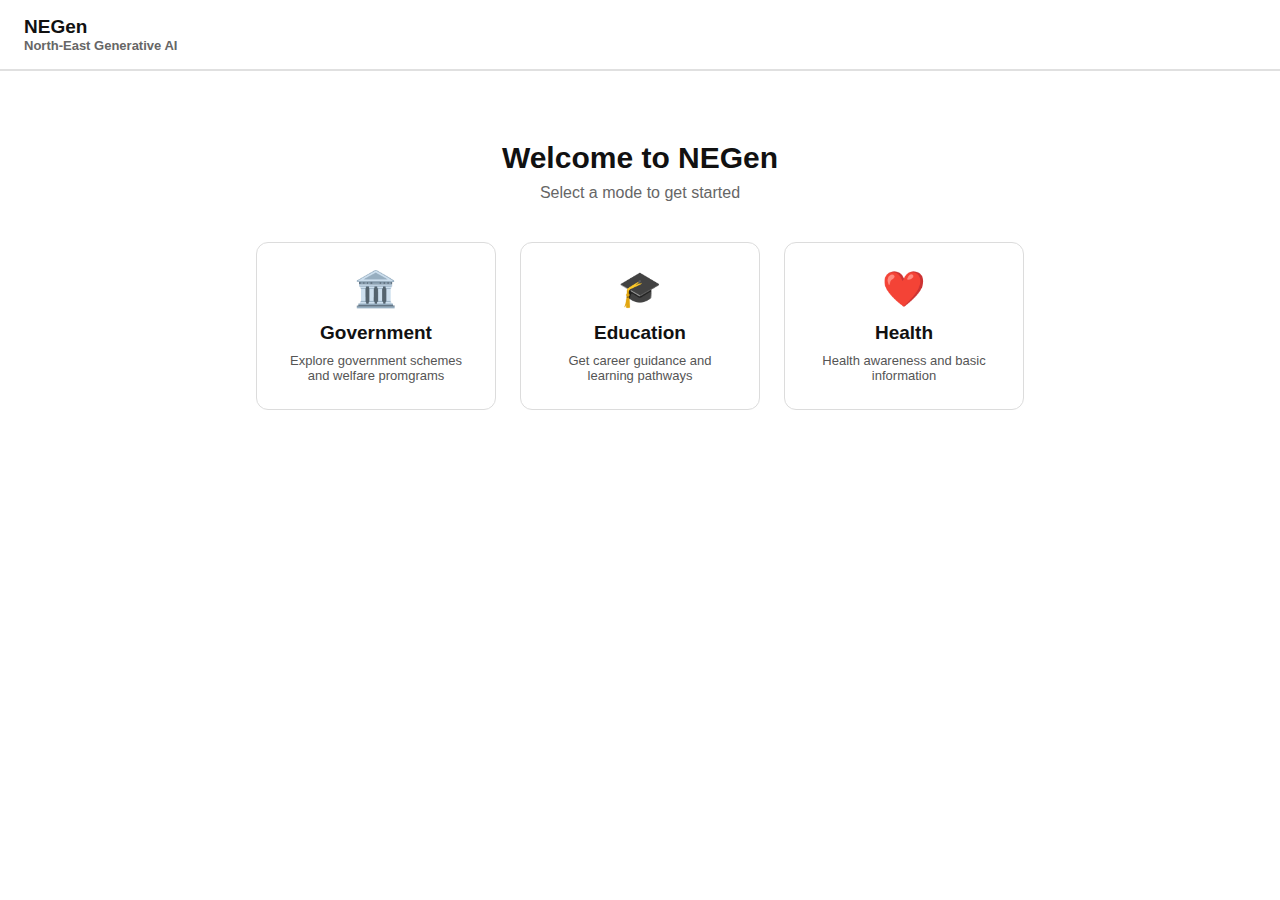
<file: frontend/negen-frontend/index.html>
<!DOCTYPE html>
<html lang="en">
<head>
    <meta charset="UTF-8">
    <meta name="viewport" content="width=device-width, initial-scale=1.0">
    <title>NEGen</title>
    <link rel="stylesheet" href="css/style.css">
</head>
<body>
    
    <header class="top-header">
        <div class="site-name">NEGen</div>
        <h5 class="gen">North-East Generative AI</h5>
    </header>

    <main>
        <section id="homeSection">
        <section class="welcome-section">
            <h1>Welcome to NEGen</h1>
            <p>Select a mode to get started</p>
        </section>

        <section class="modes-section">
            <div class="mode-card" id="governmentCard">
               <div class="icon">🏛️</div>
               <h3>Government</h3>
               <p>Explore government schemes and welfare promgrams</p>
            </div>
            
            <div class="mode-card" id="educationCard">
                <div class="icon">🎓</div>
                <h3>Education</h3>
                <p>Get career guidance and learning pathways</p>
            </div>

            <div class="mode-card" id="healthCard">
                <div class="icon">❤️</div>
                <h3>Health</h3>
                <p>Health awareness and basic information</p>
            </div>
        </section>
        </section>

        <section id="governmentSection" class="hidden">
            <div class="back-wrapper">
            <button id="backButton">⬅️ Back to modes</button> 
            </div>
            <h2>Government Schemes</h2>

            <div class="form-box">
                <lable for="stateSelect">Select State</lable>
                <select id="stateSelect">
                <option value="" selected disabled>--Select State--</option>
                <option value="meghalaya">Meghalaya</option>
                <option value="assam">Assam</option>
                </select>

                <div id="schemesContainer" class="hidden"></div>
            </div>
        </section>

        <section id="educationSection" class="hidden">
            <div class="back-wrapper">
                <button id="backEducation">⬅️ Back to modes</button>
            </div>

            <h2>Education Program</h2>

            <div class="form-box">
                <label for="eduStateSelect">Select State</label>

                <select id="eduStateSelect">
                    <option value="" selected disabled>--Select State</option>
                    <option value="meghalaya">Meghalaya</option>
                    <option value="assam">Assam</option>
                </select>
                    <div id="eduSchemesContainer" class="hidden"></div>
            </div>
        </section>

        <section id="healthSection" class="hidden">
            <div class="back-wrapper">
                <button id="backHealth">⬅️ Back to modes</button>
            </div>

            <h2>Health Updates</h2>

            <div class="form-box">
                <label for="healthStateSelect">Select State</label>

                <select id="healthStateSelect">
                    <option value="" selected disabled>--Select State</option>
                    <option value="meghalaya">Meghalaya</option>
                    <option value="assam">Assam</option>
                </select>
                    <div id="healthSchemesContainer" class="hidden"></div>
            </div>
        </section>


    </main>
    <script src="js/app.js"></script>
</body>
</html>
</file>
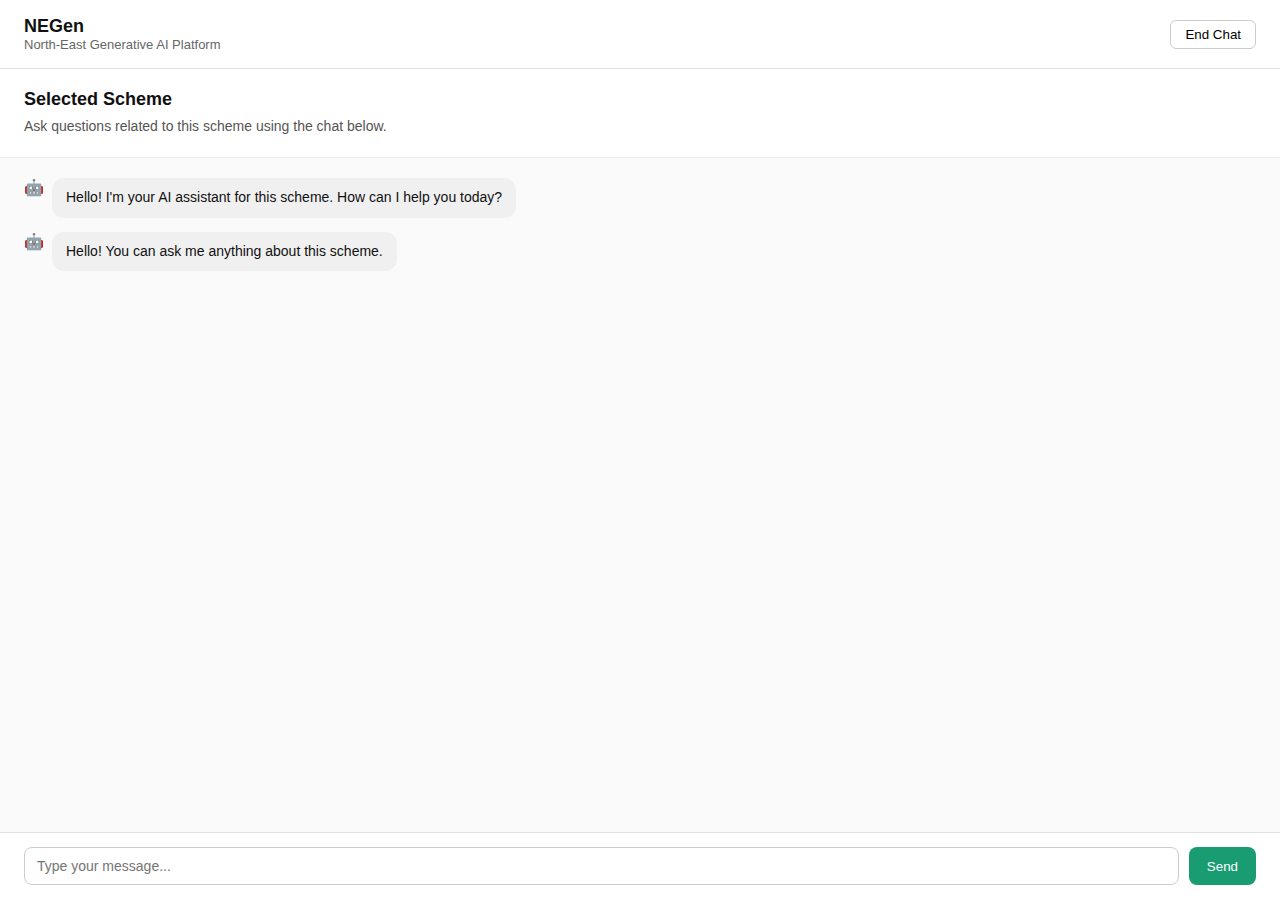
<file: frontend/chat.html>
<!DOCTYPE html>
<html lang="en">

<head>
    <meta charset="UTF-8">
    <title>NEGen - Scheme Chat</title>
    <meta name="viewport" content="width=device-width, initial-scale=1.0">
    <meta name="description"
        content="Chat with AI about government schemes, education programs, and health initiatives">

    <link rel="stylesheet" href="css/chat.css">
</head>

<body>

    <header class="top-header">
        <div>
            <div class="site-name">NEGen</div>
            <div class="gen">North-East Generative AI Platform</div>
        </div>

        <button class="end-chat" id="endChatBtn">End Chat</button>
    </header>

    <main class="chat-wrapper">

        <section class="scheme-info">
            <h2 id="schemeTitle">Scheme Name</h2>
            <p id="schemeDescription">
                Short description about the selected scheme will appear here.
            </p>
        </section>

        <section class="chat-area" id="chatArea">
            <div class="message bot">
                <div class="bot-icon">🤖</div>
                <div class="bubble">
                    Hello! I'm your AI assistant for this scheme. How can I help you today?
                </div>
            </div>
        </section>


        <section class="chat-input">
            <input type="text" id="userInput" placeholder="Type your message..." />
            <button id="sendBtn">
                Send <i class="ri-send-plane-fill"></i>
            </button>
        </section>

    </main>

    <script src="js/chat.js"></script>
</body>

</html>
</file>
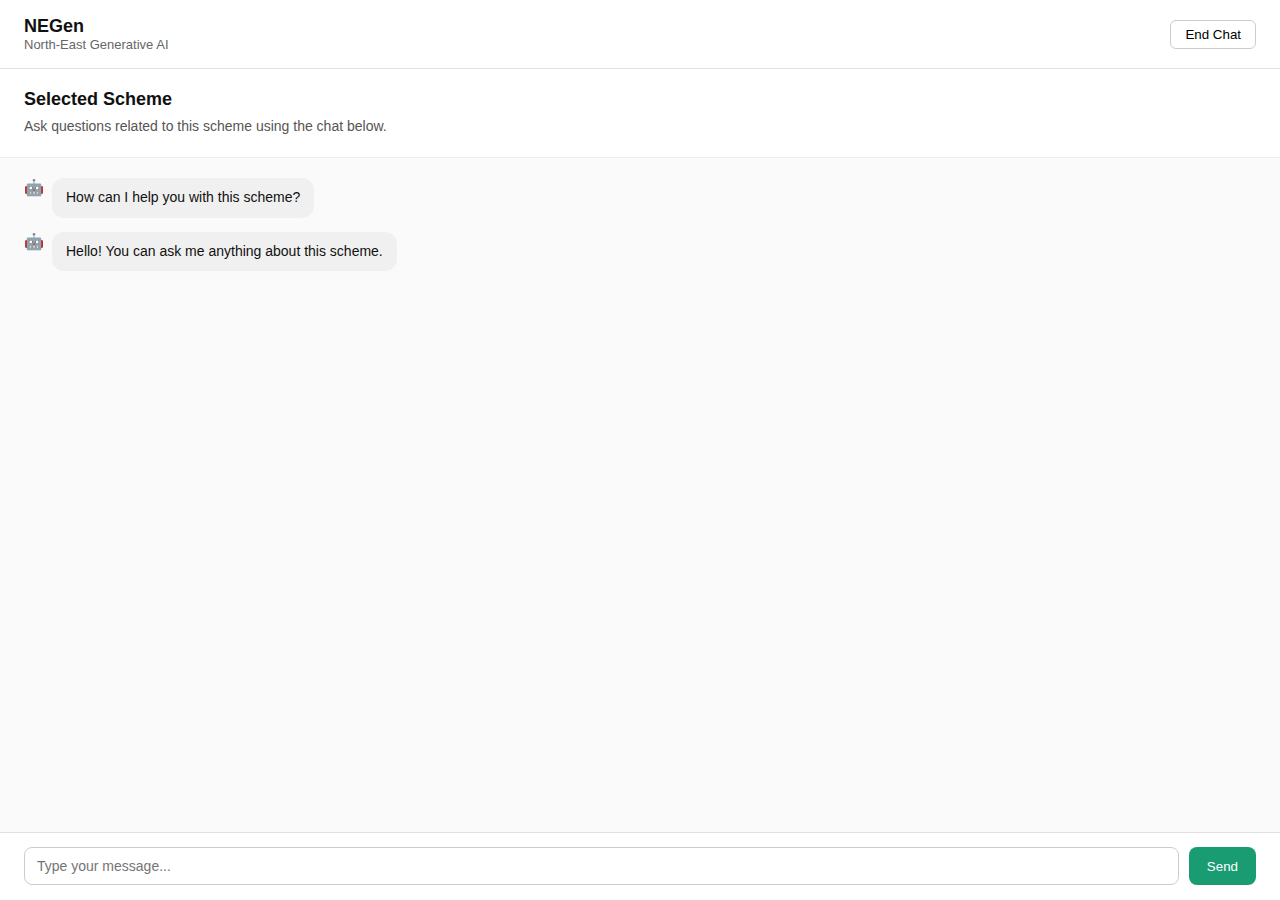
<file: frontend/negen-frontend/chat.html>
<!DOCTYPE html>
<html lang="en">
<head>
    <meta charset="UTF-8">
    <title>NEGen – Scheme Chat</title>
    <meta name="viewport" content="width=device-width, initial-scale=1.0">
    
    <link rel="stylesheet" href="css/chat.css">
</head>
<body>

<header class="top-header">
    <div>
        <div class="site-name">NEGen</div>
        <div class="gen">North-East Generative AI</div>
    </div>

    <button class="end-chat" id="endChatBtn">End Chat</button>
</header>

<main class="chat-wrapper">

    
    <section class="scheme-info">
        <h2 id="schemeTitle">Scheme Name</h2>
        <p id="schemeDescription">
            Short description about the selected scheme will appear here.
        </p>
    </section>

    <section class="chat-area" id="chatArea">
        <div class="message bot">
            <span class="bot-icon">🤖</span>
            <div class="bubble">
                How can I help you with this scheme?
            </div>
        </div>
    </section>

   
    <section class="chat-input">
        <input 
            type="text" 
            id="userInput" 
            placeholder="Type your message..."
        />
        <button id="sendBtn">Send</button>
    </section>

</main>

<script src="js/chat.js"></script>
</body>
</html>
</file>
<file: frontend/negen-frontend/css/style.css>
@import url('https://fonts.googleapis.com/css2?family=Poppins:ital,wght@0,100;0,200;0,300;0,400;0,500;0,600;0,700;0,800;0,900;1,100;1,200;1,300;1,400;1,500;1,600;1,700;1,800;1,900&display=swap');
/* Global */
* {
    margin: 0;
    padding: 0;
    box-sizing: border-box;
}

/* Body */
body {
    font-family: Arial, Helvetica, popins;
    background-color: #ffffff;
    color: #111;
}

/* Top header */
.top-header {
    padding: 16px 24px;
    border-bottom: 2px solid #e0e0e0;
}

.site-name {
    font-size: 19px;
    font-weight: 600;
}
.gen {
    font-size: 13px;
    color: #666;
}

/* Welcome section */
.welcome-section {
    text-align: center;
    margin-top: 70px;
}

.welcome-section h1 {
    font-size: 30px;
    font-weight: 800;
    margin-bottom: 9px;
}

.welcome-section p {
    font-size: 16px;
    color: #666;
}

/* Modes section */
.modes-section {
    display: flex;
    justify-content: center;
    gap: 24px;
    margin-top: 40px;
    padding: 0 50px;
}

/* Individual card */
.mode-card {
    width: 240px;
    padding: 26px;
    border: 1.5px solid #dcdcdc;
    border-radius: 12px;
    text-align: center;
    cursor: pointer;
    background-color: #ffffff;
    transition: box-shadow 0.2s ease, transform 0.2s ease;
}

.mode-card:hover {
    box-shadow: 0 9px 20px rgba(0, 0, 0, 0.12);
    transform: translateY(-2px);
}

/* Icon */
.icon {
    font-size: 35px;
    margin-bottom: 12px;
}

/* Card text */
.mode-card h3 {
    font-size: 19px;
    margin-bottom: 9px;
}

.mode-card p {
    font-size: 13px;
    color: #555;
}

/* GOVERNMENT PAGE */

.hidden {
    display: none;
}

#governmentSection {
    text-align: center;
    margin-top: 40px
}

#backButton {
    margin: 20px;
    padding: 0px 24px;
    border: 1px solid #ccc;
    background: #fff;
    cursor: pointer;

    display: inline-block;
    align-self: flex-start;
}

.back-wrapper {
    text-align: left;
}

.form-box {
    width: 320px;
    margin: 30px auto;
    text-align: left;
}

#schemesContainer {
    width: 360px;
    margin: 20px auto 0;
}

.scheme-card {
    background-color: #ffffff;
    border: 1px solid #e5e5e5;
    border-radius: 10px;
    padding: 14px 16px;
    margin-bottom: 12px;

    cursor: pointer;
    transition: box-shadow 0.2s ease;
}

.scheme-card:hover {
    box-shadow: 0 4px 12px rgba(0, 0, 0, 0.08);
}


.scheme-card h4 {
    font-size: 14px;
    font-weight: 600;
    margin-bottom: 4px;
}

.scheme-card p {
    font-size: 12px;
    color: #555;
    line-height: 1.4;
}

/* EDUCATION & HEALTH */

/* Sections */
#educationSection,
#healthSection {
    text-align: center;
    margin-top: 40px;
}

/* Back buttons */
#backEducation,
#backHealth {
    margin: 20px;
    padding: 0px 24px;
    border: 1px solid #ccc;
    background: #fff;
    cursor: pointer;

    display: inline-block;
    align-self: flex-start;
}

/* Schemes containers */
#eduSchemesContainer,
#healthSchemesContainer {
    width: 360px;
    margin: 20px auto 0;
}

/* HEALTH PAGE 

/* Health section layout */
#healthSection {
    text-align: center;
    margin-top: 40px;
}

/* Health back button */
#backHealth {
    margin: 20px;
    padding: 0px 24px;
    border: 1px solid #ccc;
    background: #fff;
    cursor: pointer;

    display: inline-block;
    align-self: flex-start;
}

/* Health schemes container */
#healthSchemesContainer {
    width: 360px;
    margin: 20px auto 0;
}
</file>
<file: frontend/css/chat.css>
* {
    margin: 0;
    padding: 0;
    box-sizing: border-box;
}

body {
    font-family: Arial, Helvetica, sans-serif;
    background: #ffffff;
    color: #111;
}

/* Header */
.top-header {
    display: flex;
    justify-content: space-between;
    align-items: center;
    padding: 16px 24px;
    border-bottom: 1px solid #e0e0e0;
}

.site-name {
    font-size: 18px;
    font-weight: 600;
}

.gen {
    font-size: 13px;
    color: #666;
}

.end-chat {
    padding: 6px 14px;
    border: 1px solid #ccc;
    background: #fff;
    cursor: pointer;
    border-radius: 6px;
}

/* Layout */
.chat-wrapper {
    display: flex;
    flex-direction: column;
    height: calc(100vh - 70px);
}

/* Scheme Info */
.scheme-info {
    padding: 20px 24px;
    border-bottom: 1px solid #eee;
}

.scheme-info h2 {
    font-size: 18px;
    font-weight: 600;
    margin-bottom: 6px;
}

.scheme-info p {
    font-size: 14px;
    color: #555;
    line-height: 1.5;
}

/* Chat Area */
.chat-area {
    flex: 1;
    padding: 20px 24px;
    overflow-y: auto;
    background: #fafafa;
}

/* Messages */
.message {
    display: flex;
    margin-bottom: 14px;
}

.message.bot {
    align-items: flex-start;
}

.message.user {
    justify-content: flex-end;
}

.bot-icon {
    margin-right: 8px;
}

.bubble {
    max-width: 70%;
    padding: 10px 14px;
    border-radius: 12px;
    font-size: 14px;
    line-height: 1.4;
}

.bot .bubble {
    background: #f0f0f0;
}

.user .bubble {
    background: #1a9c73;
    color: #fff;
}

/* Input */
.chat-input {
    display: flex;
    padding: 14px 24px;
    border-top: 1px solid #e0e0e0;
    gap: 10px;
}

.chat-input input {
    flex: 1;
    padding: 10px 12px;
    border-radius: 8px;
    border: 1px solid #ccc;
    font-size: 14px;
}

.chat-input button {
    padding: 10px 18px;
    border: none;
    background: #1a9c73;
    color: #fff;
    border-radius: 8px;
    cursor: pointer;
}
</file>
<file: frontend/negen-frontend/css/chat.css>
* {
    margin: 0;
    padding: 0;
    box-sizing: border-box;
}

body {
    font-family: Arial, Helvetica, sans-serif;
    background: #ffffff;
    color: #111;
}

/* Header */
.top-header {
    display: flex;
    justify-content: space-between;
    align-items: center;
    padding: 16px 24px;
    border-bottom: 1px solid #e0e0e0;
}

.site-name {
    font-size: 18px;
    font-weight: 600;
}

.gen {
    font-size: 13px;
    color: #666;
}

.end-chat {
    padding: 6px 14px;
    border: 1px solid #ccc;
    background: #fff;
    cursor: pointer;
    border-radius: 6px;
}

/* Layout */
.chat-wrapper {
    display: flex;
    flex-direction: column;
    height: calc(100vh - 70px);
}

/* Scheme Info */
.scheme-info {
    padding: 20px 24px;
    border-bottom: 1px solid #eee;
}

.scheme-info h2 {
    font-size: 18px;
    font-weight: 600;
    margin-bottom: 6px;
}

.scheme-info p {
    font-size: 14px;
    color: #555;
    line-height: 1.5;
}

/* Chat Area */
.chat-area {
    flex: 1;
    padding: 20px 24px;
    overflow-y: auto;
    background: #fafafa;
}

/* Messages */
.message {
    display: flex;
    margin-bottom: 14px;
}

.message.bot {
    align-items: flex-start;
}

.message.user {
    justify-content: flex-end;
}

.bot-icon {
    margin-right: 8px;
}

.bubble {
    max-width: 70%;
    padding: 10px 14px;
    border-radius: 12px;
    font-size: 14px;
    line-height: 1.4;
}

.bot .bubble {
    background: #f0f0f0;
}

.user .bubble {
    background: #1a9c73;
    color: #fff;
}

/* Input */
.chat-input {
    display: flex;
    padding: 14px 24px;
    border-top: 1px solid #e0e0e0;
    gap: 10px;
}

.chat-input input {
    flex: 1;
    padding: 10px 12px;
    border-radius: 8px;
    border: 1px solid #ccc;
    font-size: 14px;
}

.chat-input button {
    padding: 10px 18px;
    border: none;
    background: #1a9c73;
    color: #fff;
    border-radius: 8px;
    cursor: pointer;
}
</file>
